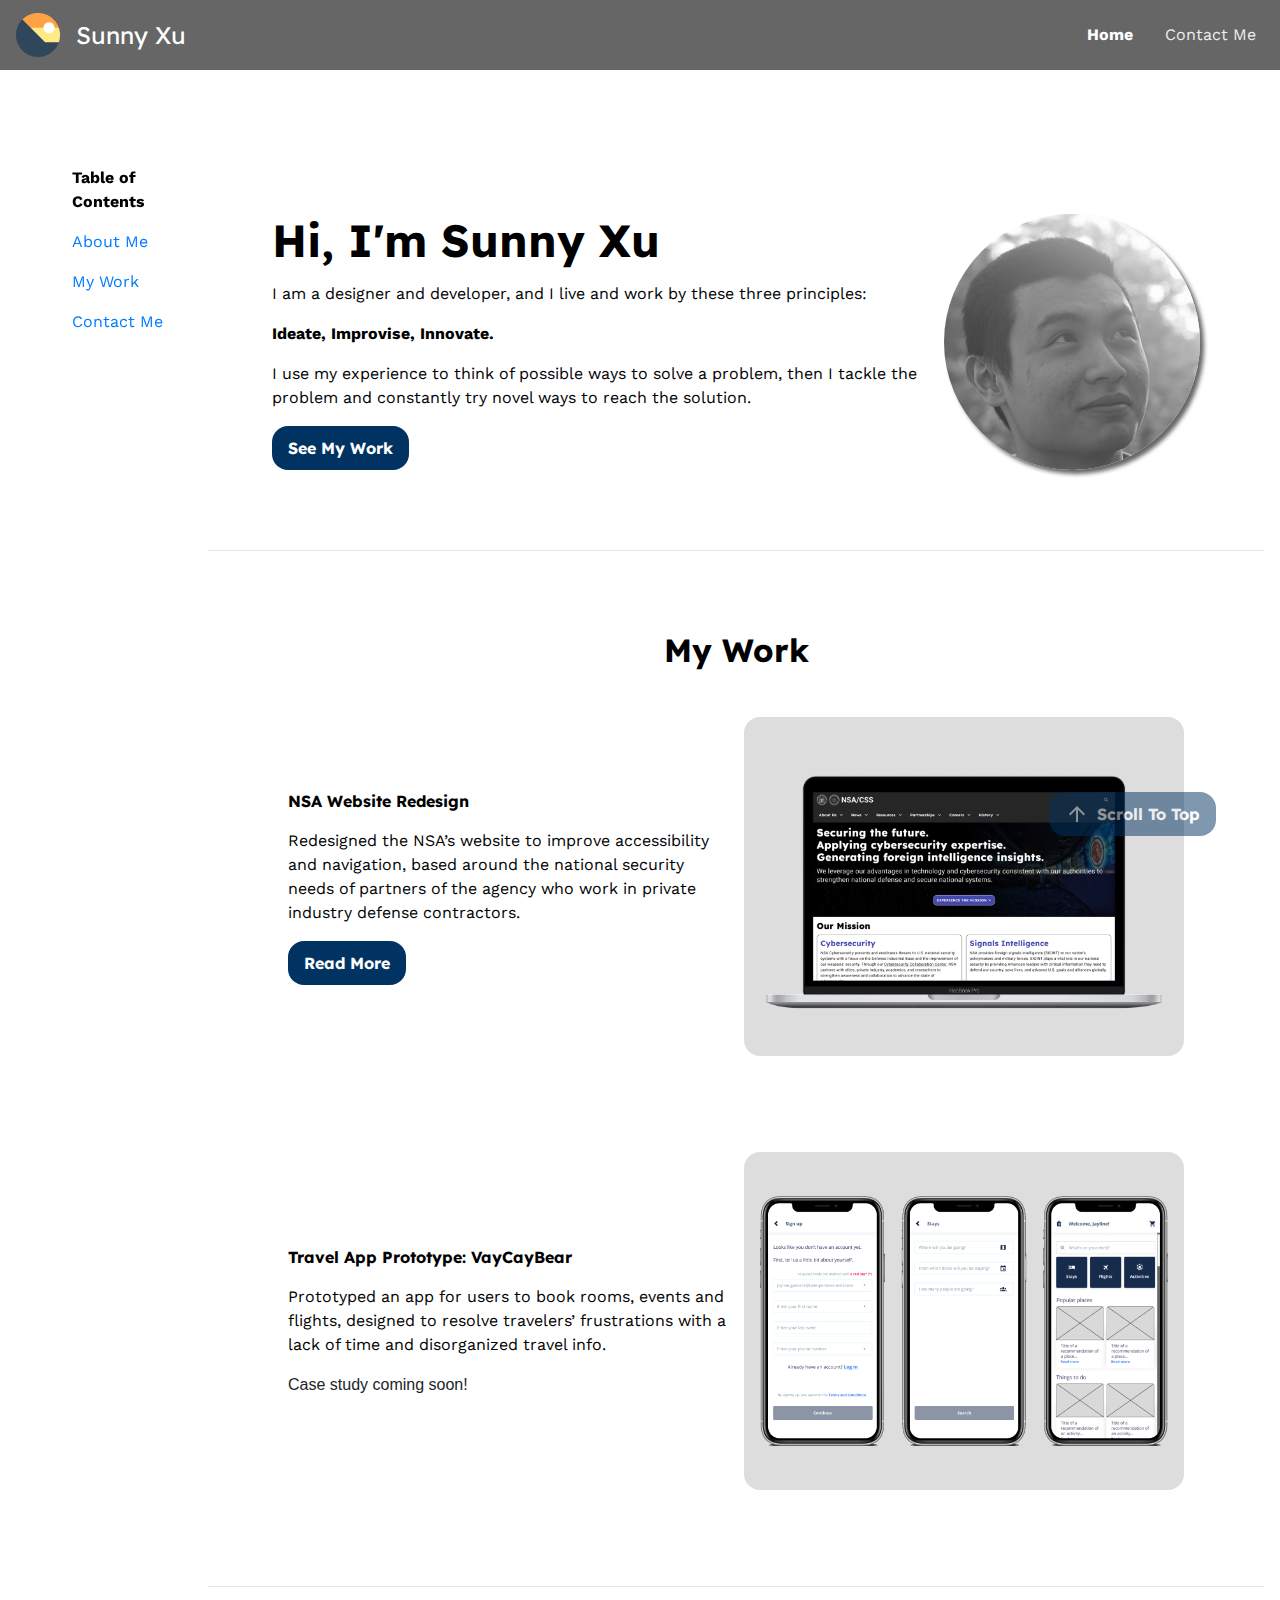
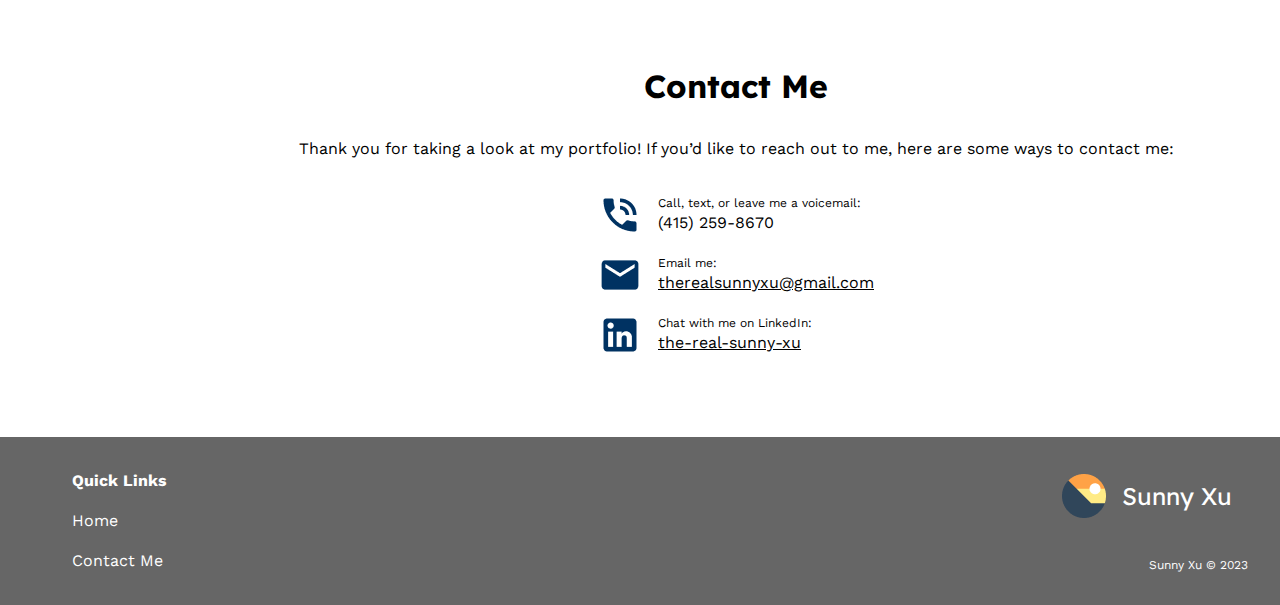
<file: index.html>
<!DOCTYPE html>
<html>

<head>
    <title>Sunny Xu</title>
    <link rel="stylesheet" href="https://cdn.jsdelivr.net/npm/bootstrap@4.3.1/dist/css/bootstrap.min.css"
        integrity="sha384-ggOyR0iXCbMQv3Xipma34MD+dH/1fQ784/j6cY/iJTQUOhcWr7x9JvoRxT2MZw1T" crossorigin="anonymous">
    <link rel="stylesheet" type="text/css" href="/css/stylesheet.css">
    <meta name="viewport" content="width=device-width, initial-scale=1">
</head>

<body>
    <div class="scrollToTop">
        <button type="button" class="button scrollToTopButton"><svg class="upArrow" xmlns="http://www.w3.org/2000/svg"
                width="24" height="24" viewBox="0 0 24 24" fill="none">
                <path d="M12 4L10.59 5.41L16.17 11H4V13H16.17L10.59 18.59L12 20L20 12L12 4Z" fill="black" />
            </svg>Scroll To Top</button>
    </div>
    <header>
        <div class="navWrapper bg-devil">
            <nav class="navbar navbar-expand-lg navbar-dark bg-devil">
                <a class="navbar-brand" href="/"><img src="/images/logo44.png"
                        alt="Icon of Sunny Xu's Portfolio"><span>Sunny
                        Xu</span></a>
                <button class="navbar-toggler" type="button" data-toggle="collapse" data-target="#navbarNav"
                    aria-controls="navbarNav" aria-expanded="false" aria-label="Toggle navigation">
                    <span class="navbar-toggler-icon"></span>
                </button>
                <div class="collapse navbar-collapse" id="navbarNav">
                    <ul class="navbar-nav">
                        <li class="nav-item active">
                            <a class="nav-link" href="/">Home<span class="sr-only">(current)</span></a>
                        </li>
                        <!--<li class="nav-item">
                            <a class="nav-link disabled" href="#">Résumé</a>
                        </li>-->
                        <li class="nav-item">
                            <a class="nav-link" href="/#contactMe">Contact Me</a>
                        </li>
                    </ul>
                </div>
            </nav>
        </div>
    </header>

    <section id="pageContent">
        <section id="pageContentInner">
            <nav id="sideBar">
                <ul>
                    <li class="primaryNavHeader noBullets">Table of Contents</li>
                    <li class="noBullets"><a href="#aboutMe">About Me</a></li>
                    <li class="noBullets"><a href="#myWork">My Work</a></li>
                    <li class="noBullets"><a href="#contactMe">Contact Me</a></li>
                </ul>
            </nav>
            <section id="pageContentRight">
                <section id="aboutMe" class="section sectionCentered">
                    <div class="aboutMeLeft">
                        <h1>Hi, I'm Sunny Xu</h1>
                        <p>I am a designer and developer, and I live and work by these three principles:</p>
                        <p><b>Ideate, Improvise, Innovate.</b></p>
                        <p>I use my experience to think of possible ways to solve a problem, then I tackle the problem
                            and constantly try novel ways to reach the solution.</p>
                        <a class="button" href="#myWork">See My Work</a>
                    </div>
                    <div class="aboutMeRight">
                        <div class="heroImg">
                            <img src="/images/sunny xu portrait.png" alt="Portrait of Sunny Xu">
                        </div>
                    </div>
                </section>
                <!--
                <hr>
                <section id="mySkills">
                    <h2>My Skills</h2>
                    <div class="cardWrapper skillCardWrapper">
                        <div class="card skillCard">
                            <h3>User Research</h3>
                            <p>Uses a breadth of sources to perform user research, from interviews with people, to
                                surveys,
                                to secondary research with scholarly articles.</p>
                        </div>
                        <div class="card skillCard">
                            <h3>Usability Testing</h3>
                            <p>Creates tasks for users to complete with overarching themes, which allows me to observe
                                how
                                users approach the tasks.</p>
                        </div>
                        <div class="card skillCard">
                            <h3>UI Design</h3>
                            <p>Uses any of the tools available, like frames and auto-layout in Figma, to create
                                responsive
                                designs that are organized to reflect the working structure of sites and apps.</p>
                        </div>
                    </div>
                    <div class="card toolCard">
                        <h3>Tools I Use</h3>
                        <ul>
                            <li>Figma</li>
                            <li>InVision</li>
                            <li>Miro</li>
                            <li>Google Drive</li>
                            <li>Github</li>
                            <li>VS Code</li>
                        </ul>
                    </div>
                </section>
                -->
                <hr>
                <section id="myWork" class="section sectionCentered">
                    <h2>My Work</h2>
                    <div class="cardWrapper projectCardWrapper">
                        <div class="customCard projectCard">
                            <div class="projectCardImg">
                                <a href="/myWork/nsa.html"><img alt="Preview of NSA Website Redesign"
                                        src="/images/nsa mock.png"></a>
                            </div>
                            <div class="projectCardText">
                                <h3>NSA Website Redesign</h3>
                                <p>Redesigned the NSA’s website to improve accessibility and navigation, based around
                                    the
                                    national security needs of partners of the agency who work in private industry
                                    defense
                                    contractors.</p>
                                <a class="button" href="/myWork/nsa.html">Read More</a>
                            </div>
                        </div>
                        <div class="customCard projectCard">
                            <div class="projectCardImg">
                                <a><img alt="Preview of Travel App Prototype" src="/images/travel mock.png"></a>
                            </div>
                            <div class="projectCardText">
                                <h3>Travel App Prototype: VayCayBear</h3>
                                <p>Prototyped an app for users to book rooms, events and flights,
                                    designed to resolve travelers’ frustrations with a lack of time and disorganized
                                    travel
                                    info.</p>
                                <a>Case study coming soon!</a>
                                <!--<a class="button" href="">Read More</a>-->
                            </div>
                        </div>
                    </div>
                </section>
                <hr>
                <section id="contactMe" class="section sectionCentered">
                    <h2>Contact Me</h2>
                    <p>Thank you for taking a look at my portfolio! If you’d like to reach out to me, here are some ways
                        to contact me:</p>
                    <div class="fancyLiWrapper">
                        <div class="fancyLi">
                            <img alt="Phone Icon" src="/images/phone44blue.png">
                            <div class="fanciLiInside">
                                <p class="tinyText">Call, text, or leave me a voicemail:</p>
                                <p>(415) 259-8670</p>
                            </div>
                        </div>
                        <div class="fancyLi">
                            <img alt="Email Icon" src="/images/email44blue.png">
                            <div class="fanciLiInside">
                                <p class="tinyText">Email me:</p>
                                <p><a href="mailto://therealsunnyxu@gmail.com"
                                        target="_blank"><u>therealsunnyxu@gmail.com</u></a>
                                </p>
                            </div>
                        </div>
                        <div class="fancyLi">
                            <img alt="LinkedIn Icon" src="/images/linkedin44blue.png">
                            <div class="fanciLiInside">
                                <p class="tinyText">Chat with me on LinkedIn:</p>
                                <p><a href="https://linkedin.com/in/the-real-sunny-xu"
                                        target="_blank"><u>the-real-sunny-xu</a></u></p>
                            </div>

                        </div>
                    </div>
                </section>
            </section>
        </section>
    </section>
    <footer class="bg-devil">
        <div id="footerInner">
            <nav class="footerNav" id="footerLinks">
                <ul>
                    <li class="primaryNavHeader noBullets">Quick Links</li>
                    <li class="noBullets"><a href="/">Home</a></li>
                    <!--<li class="noBullets"><a href="#">Résumé</a></li>-->
                    <li class="noBullets"><a href="/#contactMe">Contact Me</a></li>
                </ul>
            </nav>
            <!--
            <nav class="footerNav" id="footerContact">
                <ul>
                    <li class="primaryNavHeader">Contact Info</li>
                    <li><img src="images/phone24white.png">(415) 259-8670</li>
                    <li><img src="images/email24white.png"><a href="mailto://therealsunnyxu@gmail.com"
                            target="_blank"><u>therealsunnyxu@gmail.com</u></a></li>
                    <li><img src="images/linkedin24white.png"><a href="https://linkedin.com/in/the-real-sunny-xu"
                            target="_blank"><u>the-real-sunny-xu</u></a></li>
                </ul>
            </nav>
            -->
            <div class="footerRight">
                <a class="navbar-brand" href="/"><img src="/images/logo44.png"
                        alt="Icon of Sunny Xu's Portfolio"><span>Sunny
                        Xu</span></a>
                <div id="footerCopyright">
                    <p class="tinyText">Sunny Xu © 2023</p>
                </div>
            </div>
        </div>
    </footer>
</body>
<!-- Libraries -->
<script src="https://code.jquery.com/jquery-3.7.1.js" integrity="sha256-eKhayi8LEQwp4NKxN+CfCh+3qOVUtJn3QNZ0TciWLP4="
    crossorigin="anonymous"></script>
<script src="https://cdn.jsdelivr.net/npm/popper.js@1.14.7/dist/umd/popper.min.js"
    integrity="sha384-UO2eT0CpHqdSJQ6hJty5KVphtPhzWj9WO1clHTMGa3JDZwrnQq4sF86dIHNDz0W1"
    crossorigin="anonymous"></script>
<script src="https://cdn.jsdelivr.net/npm/bootstrap@4.3.1/dist/js/bootstrap.min.js"
    integrity="sha384-JjSmVgyd0p3pXB1rRibZUAYoIIy6OrQ6VrjIEaFf/nJGzIxFDsf4x0xIM+B07jRM"
    crossorigin="anonymous"></script>
<script type="module" src="/js/scrollToTopButton.js"></script>

</html>
</file>
<file: css/stylesheet.css>
/* TYPOGRAPHY */
@import url("https://fonts.googleapis.com/css?family=Lexend&display=swap");
@import url("https://fonts.googleapis.com/css?family=Work+Sans&display=swap");

h1,
h2,
h3,
p,
li {
    color: black;
}

h1,
h2,
h3,
a.button,
button,
.navbar-brand {
    font-family: "Lexend", "Roboto", "Arial", sans-serif;
    margin-top: 0;
    margin-bottom: 0;
}

h1,
h2,
h3,
.primaryNavHeader,
a.button,
button {
    font-weight: bold;
}

h1,
h2 {
    margin-bottom: 16px;
}

h1 {
    font-size: 45px;
    line-height: 52px;
}

p,
li,
.tinyText,
figcaption {
    font-family: "Work Sans", "Roboto", "Arial", sans-serif;
}

.fanciLiInside p {
    margin: 0;
}

p,
li,
h3 {
    font-size: 16px;
    line-height: 24px;
}

.noBullets {
    display: flex;
    gap: 16px;
    list-style-type: none;
}

.tinyText {
    font-size: 12px;
    line-height: 16px;
    margin: 0;
}

a {
    text-decoration: none;
}

a:hover {
    text-decoration: underline;
}

.navbar-brand:hover {
    text-decoration: none;
}

.footerNav li,
.footerNav a,
#footerCopyright p,
a.button,
button,
.navbar-brand,
.navbar-brand:hover,
.nav-item a:hover,
.nav-item.active a,
.navbar-dark .navbar-nav .nav-link:hover,
.navbar-dark .navbar-nav .nav-link:focus {
    color: white;
}

.navbar-dark .navbar-nav .nav-link {
    color: #eee;
}

.nav-item a:hover,
.nav-item a:focus {
    text-decoration: underline;
}

.nav-item.active a {
    font-weight: bold;
}

.fancyLi a {
    color: black;
}

.navbar-brand {
    font-size: 24px;
    line-height: 32px;
}

a.button,
button {
    font-size: 16px;
    line-height: 24px;
    margin: 0;
}

/* The rest of it */
.scrollToTop {
    position: fixed;
    right: 64px;
    bottom: 64px;
}

.button {
    display: flex;
    padding: 10px 16px;
    border-radius: 16px;
    align-self: flex-start;
    border: none;
    gap: 8px;
    width: fit-content;
    background-color: #003262;
}

.scrollToTopButton {
    /*background-color: black;*/
    opacity: 0.5
}

body {
    margin: 0;
}

.scrollToTopButton .upArrow {
    rotate: -90deg;
}

.upArrow path {
    fill: white;
}

.scrollToTopButton:hover {
    opacity: 1;
}

.scrollToTopButton:focus {
    outline-color: #003262;
}

.button:hover,
.button:focus {
    box-shadow: 2px 2px 2px rgba(0, 0, 0, 0.5);
}

.button:active {
    box-shadow: inset 2px 2px 2px rgba(0, 0, 0, 0.5);
    background-color: #005AAD;
}

.navbar,
footer,
#pageContent {
    display: flex;
    justify-content: center;

}

.navWrapper {
    display: flex;
    justify-content: center;
}

.bg-devil {
    background-color: #666;
}

footer,
#pageContent {
    padding: 16px;
}

.navbar {
    width: 1440px;
    align-self: center;
}

#pageContent {
    min-height: calc(100vh - 208px - 64px);

}

.navbar {
    min-height: 64px;
    align-items: center;
    z-index: 9001;
}

#headerInner,
#footerInner,
#pageContentInner {
    width: 1440px;
    display: flex;
}

#headerInner {
    padding: 0px 16px;
    align-items: center;
    height: 100%;
}

.navbar-brand {
    display: inline-flex;
    align-items: center;
    gap: 16px;
}

.navbar-nav,
.navbar-toggler {
    margin-left: auto;
    margin-top: 0;
    margin-bottom: 0;
}

.headerNav {
    flex: 1;
}

.headerNav ul,
.footerNav ul,
#sideBar ul {
    display: flex;
    margin: 0;
}

.headerNav ul {
    align-items: center;
    justify-content: flex-end;
}

.footerNav ul,
#sideBar ul {
    flex-direction: column;
}

#footerInner {
    padding: 16px;
    align-items: flex-start;
    justify-content: flex-start;
}


.footerRight {
    display: flex;
    flex-direction: column;
    align-items: flex-end;
    height: 100%;
    flex: 1;
    align-self: stretch;
}

#footerCopyright {
    display: flex;
    flex-direction: column;
    justify-content: flex-end;
    flex: 1;
}

ul,
ol {
    gap: 16px;
    padding: 0px;
    padding-left: 40px;
    margin: 0;
}

#pageContentInner {
    align-self: flex-start;
    padding-top: 64px;
    display: flex;
    align-items: flex-start;
}

#sideBar {
    overflow: auto;
    position: -webkit-sticky;
    position: sticky;
    top: 64px;
    width: 192px;
    padding: 16px;
}

#pageContentRight {
    flex: 1;
}

.heroImg {
    height: 256px;
    width: 256px;
    border-radius: 50%;
    box-shadow: 4px 4px 4px #666;
}

.heroImg img {
    height: 100%;
    object-fit: contain;
    clip-path: circle(128px at center);
    box-shadow: 4px 4px 8px #666;
}

.section {
    display: flex;
    gap: 16px;
    padding: 64px;
    flex-direction: column;

}

.sectionCentered {
    align-items: center;
}

.section figure img {
    width: 50%
}

#aboutMe {
    flex-direction: row;
}

.cardWrapper {
    display: flex;
}

.customCard {
    display: flex;
    flex-direction: column;
    padding: 16px;
    gap: 16px;
}

.toolCard {
    display: flex;
    flex-direction: column;
    align-items: center;
}

.toolCard ul {
    display: flex;
    justify-items: center;
    flex-wrap: wrap;
}

.skillCardWrapper {
    gap: 16px;
}

.projectCardWrapper {
    flex-direction: column;
    gap: 64px;
}

.projectCardWrapper img {
    width: 100%;
    height: 100%;
    border-radius: 16px;
    aspect-ratio: 4 / 3;
    object-fit: contain;
    object-position: center;

}

.projectCardImg {
    background-color: #DDD;
    border-radius: 16px;
    padding: 16px;
}

.projectCardText {
    display: flex;
    flex-direction: column;
    gap: 16px;
}

.projectCardText p,
.projectCardText h3 {
    margin-bottom: 0;
}

.invitation {
    align-items: center;
}

.invitationButton {
    align-self: center;
}

.fancyLiWrapper {
    display: flex;
    flex-direction: column;
    gap: 16px;
}

.fancyLi {
    display: flex;
    align-items: center;
    gap: 16px;
}

.fancyLi img {
    height: 44px;
    width: 44px;
}

@media (min-width: 64.01em) {
    .projectCard {
        flex-direction: row;
        align-items: center;
    }

    .projectCardImg {
        width: 50%;
        order: 2;
    }

    .projectCardText {
        width: 50%;
        order: 1;
    }
}

@media (max-width: 64em) {
    #aboutMe {
        flex-direction: column;
    }

    .aboutMeRight {
        order: 1;
        align-self: center;
    }

    .aboutMeLeft {
        order: 2;
    }

    .section figure img {
        width: 100%
    }
}

@media (max-width: 48em) {
    #sideBar {
        display: none;
    }

    .scrollToTop {
        bottom: 16px;
        right: 16px;
    }


}

@media (max-width: 32em) {
    #footerInner {
        flex-direction: column;
    }
}
</file>
